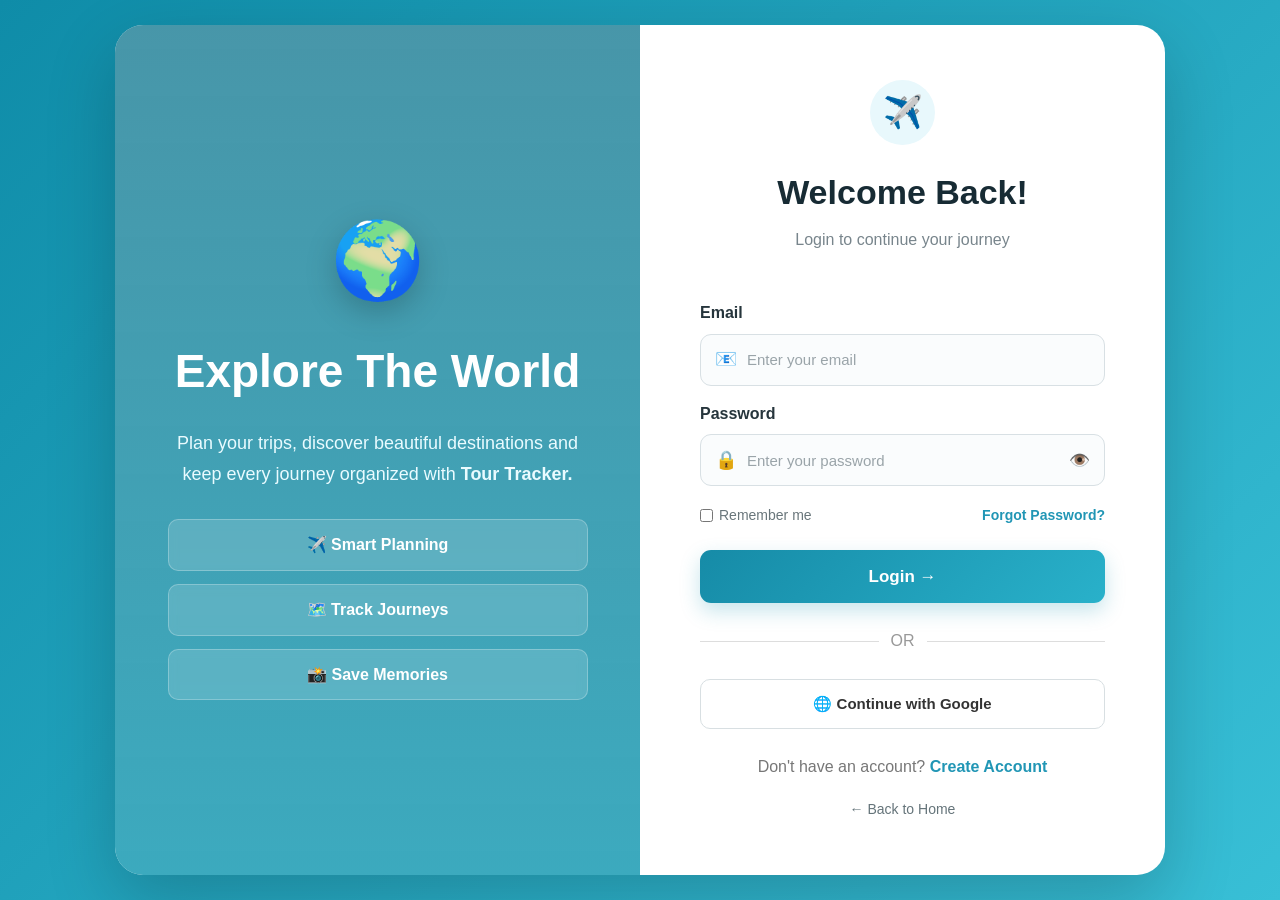
<file: home.html>
<!DOCTYPE html>
<html lang="en">

<head>
    <meta charset="UTF-8">
    <meta name="viewport" content="width=device-width, initial-scale=1.0">

    <title>Tour Tracker - Dashboard</title>

    <link rel="stylesheet" href="style.css">
</head>

<body class="dashboard-page">

<!-- ================= NAVBAR ================= -->

<nav class="dashboard-nav">

    <div class="brand">
        🌍 <span>Tour Tracker</span>
    </div>

    <div class="nav-links">
        <a href="#dashboard">Dashboard</a>
        <a href="#planner">Planner</a>
        <a href="#trips">My Trips</a>
        <a href="#journal">Journal</a>
    </div>

    <div class="nav-actions">

        <button class="theme-btn" onclick="toggleTheme()">
            🌙
        </button>

        <button class="logout-btn" onclick="logout()">
            Logout
        </button>

    </div>

</nav>


<!-- ================= HERO ================= -->

<section class="dashboard-hero" id="dashboard">

    <div class="hero-text">

        <span class="dashboard-tag">
            SMART TRAVEL DASHBOARD
        </span>

        <h1>
            Plan Better.<br>
            <span>Travel Smarter.</span>
        </h1>

        <p>
            Manage your trips, budget, packing,
            safety and travel memories — all in one place.
        </p>

        <div class="hero-buttons">

            <a href="#planner" class="primary-btn">
                🚀 Start Planning
            </a>

            <a href="#trips" class="secondary-btn">
                🗺️ View My Trips
            </a>

        </div>

    </div>


    <div class="travel-visual">

        <div class="globe-circle">
            🌍
        </div>

        <div class="floating-card card-one">
            ✈️ Trips
        </div>

        <div class="floating-card card-two">
            💰 Budget
        </div>

        <div class="floating-card card-three">
            🎒 Ready
        </div>

    </div>

</section>


<!-- ================= QUICK STATS ================= -->

<section class="stats-section">

    <div class="stat-card">

        <div class="stat-icon">🗺️</div>

        <div>
            <p>Total Trips</p>
            <h2 id="tripCount">0</h2>
        </div>

    </div>


    <div class="stat-card">

        <div class="stat-icon">💰</div>

        <div>
            <p>Total Expense</p>
            <h2 id="totalExpense">₹0</h2>
        </div>

    </div>


    <div class="stat-card">

        <div class="stat-icon">📸</div>

        <div>
            <p>Memories</p>
            <h2 id="memoryCount">0</h2>
        </div>

    </div>


    <div class="stat-card">

        <div class="stat-icon">🏆</div>

        <div>
            <p>Travel Score</p>
            <h2 id="travelScore">0</h2>
        </div>

    </div>

</section>


<!-- ================= SMART PLANNER ================= -->

<section class="dashboard-section" id="planner">

    <div class="section-heading">

        <span>SMART PLANNER</span>

        <h2>Plan Your Perfect Journey</h2>

        <p>
            Use smart tools to prepare your next adventure.
        </p>

    </div>


    <div class="smart-grid">


        <!-- DESTINATION -->

        <div class="dashboard-card">

            <div class="card-icon">
                🏝️
            </div>

            <h3>Smart Destination</h3>

            <p>
                Find a destination according to
                your budget and travel style.
            </p>


            <input
                type="number"
                id="travelBudget"
                placeholder="Budget ₹"
            >

            <input
                type="number"
                id="travelDays"
                placeholder="Number of Days"
            >


            <select id="travelType">

                <option value="">
                    Select Travel Type
                </option>

                <option value="nature">
                    🌿 Nature
                </option>

                <option value="adventure">
                    🏔️ Adventure
                </option>

                <option value="culture">
                    🏰 Culture
                </option>

                <option value="relax">
                    🌊 Relax
                </option>

            </select>


            <button onclick="recommendDestination()">
                Find Destination →
            </button>


            <div
                id="recommendationResult"
                class="result-box">
            </div>

        </div>


        <!-- BUDGET -->

        <div class="dashboard-card">

            <div class="card-icon">
                💰
            </div>

            <h3>Smart Budget Analyzer</h3>

            <p>
                Estimate your complete travel expense.
            </p>


            <input
                type="number"
                id="transportCost"
                placeholder="Transport ₹"
            >

            <input
                type="number"
                id="hotelCost"
                placeholder="Hotel ₹"
            >

            <input
                type="number"
                id="foodCost"
                placeholder="Food ₹"
            >

            <input
                type="number"
                id="activityCost"
                placeholder="Activities ₹"
            >


            <button onclick="calculateBudget()">
                Calculate Budget →
            </button>


            <div
                id="budgetResult"
                class="result-box">
            </div>

        </div>


        <!-- ADVENTURE -->

        <div class="dashboard-card adventure-card">

            <div class="card-icon">
                🎲
            </div>

            <h3>Random Adventure</h3>

            <p>
                Get a random activity idea for
                your next journey.
            </p>


            <div
                id="adventureResult"
                class="adventure-result">
                ✨ Your adventure awaits...
            </div>


            <button onclick="randomAdventure()">
                🎲 Generate Adventure
            </button>

        </div>

    </div>

</section>


<!-- ================= READINESS ================= -->

<section class="dashboard-section">

    <div class="section-heading">

        <span>TRAVEL READINESS</span>

        <h2>Are You Ready To Travel?</h2>

        <p>
            Complete your preparation checklist.
        </p>

    </div>


    <div class="readiness-grid">


        <!-- PACKING -->

        <div class="dashboard-card checklist-card">

            <div class="card-icon">
                🎒
            </div>

            <h3>Packing Checklist</h3>

            <label>
                <input
                    type="checkbox"
                    class="packing-item">
                Clothes
            </label>

            <label>
                <input
                    type="checkbox"
                    class="packing-item">
                Documents
            </label>

            <label>
                <input
                    type="checkbox"
                    class="packing-item">
                Charger
            </label>

            <label>
                <input
                    type="checkbox"
                    class="packing-item">
                Medicines
            </label>

            <label>
                <input
                    type="checkbox"
                    class="packing-item">
                Toiletries
            </label>


            <button onclick="checkPacking()">
                Check Packing
            </button>


            <div
                id="packingResult"
                class="result-box">
            </div>

        </div>


        <!-- SAFETY -->

        <div class="dashboard-card checklist-card">

            <div class="card-icon">
                🛡️
            </div>

            <h3>Safety Readiness</h3>

            <label>
                <input
                    type="checkbox"
                    class="safety-item">
                Emergency Contact
            </label>

            <label>
                <input
                    type="checkbox"
                    class="safety-item">
                ID Documents
            </label>

            <label>
                <input
                    type="checkbox"
                    class="safety-item">
                First Aid
            </label>

            <label>
                <input
                    type="checkbox"
                    class="safety-item">
                Travel Insurance
            </label>


            <button onclick="calculateSafety()">
                Check Safety
            </button>


            <div
                id="safetyResult"
                class="result-box">
            </div>

        </div>


        <!-- HEALTH -->

        <div class="dashboard-card health-card">

            <div class="card-icon">
                ❤️
            </div>

            <h3>Trip Health Monitor</h3>

            <p>
                Overall preparation based on
                packing and safety.
            </p>


            <div class="health-meter">

                <div
                    id="healthBar"
                    class="health-bar">
                </div>

            </div>


            <h2 id="healthPercentage">
                0%
            </h2>


            <button onclick="checkTripHealth()">
                Check Trip Health
            </button>

        </div>

    </div>

</section>


<!-- ================= MY TRIPS ================= -->

<section
    class="dashboard-section"
    id="trips">

    <div class="section-heading">

        <span>MY JOURNEYS</span>

        <h2>Manage Your Trips</h2>

    </div>


    <div class="trip-manager">

        <div class="dashboard-card trip-form">

            <div class="card-icon">
                ✈️
            </div>

            <h3>Add New Trip</h3>

            <input
                type="text"
                id="tripName"
                placeholder="Trip Name"
            >

            <input
                type="text"
                id="tripPlace"
                placeholder="Destination"
            >

            <input
                type="date"
                id="tripDate"
            >

            <button onclick="addTrip()">
                + Add Trip
            </button>

        </div>


        <div class="trip-list-area">

            <h3>🗺️ Your Saved Trips</h3>

            <div id="tripList">

            </div>

        </div>

    </div>

</section>


<!-- ================= TRAVEL SCORE ================= -->

<section class="dashboard-section">

    <div class="section-heading">

        <span>TRAVEL PERFORMANCE</span>

        <h2>Your Travel Score</h2>

    </div>


    <div class="score-card">

        <div class="score-circle">

            <span id="scoreNumber">
                0
            </span>

            <small>/100</small>

        </div>


        <div class="score-info">

            <h3>Smart Travel Score</h3>

            <p id="scoreMessage">
                Complete your travel preparation
                to calculate your score.
            </p>


            <button onclick="calculateTravelScore()">
                Calculate My Score
            </button>

        </div>

    </div>

</section>


<!-- ================= JOURNAL ================= -->

<section
    class="dashboard-section"
    id="journal">

    <div class="section-heading">

        <span>TRAVEL MEMORIES</span>

        <h2>My Travel Journal</h2>

        <p>
            Save special moments from your journeys.
        </p>

    </div>


    <div class="journal-layout">

        <div class="dashboard-card">

            <div class="card-icon">
                📝
            </div>

            <h3>Add Memory</h3>

            <input
                type="text"
                id="journalTitle"
                placeholder="Memory Title"
            >

            <textarea
                id="journalText"
                placeholder="Write about your journey..."
                rows="6">
            </textarea>


            <button onclick="saveJournal()">
                💾 Save Memory
            </button>

        </div>


        <div class="journal-list">

            <h3>📸 Saved Memories</h3>

            <div id="journalList">

            </div>

        </div>

    </div>

</section>


<!-- ================= EMERGENCY CARD ================= -->

<section class="dashboard-section">

    <div class="section-heading">

        <span>TRAVEL SAFETY</span>

        <h2>Emergency Travel Card</h2>

    </div>


    <div class="emergency-card">

        <div class="emergency-icon">
            🆘
        </div>

        <div class="emergency-content">

            <h3>Quick Emergency Information</h3>

            <p>
                Keep important emergency information
                ready during your journey.
            </p>


            <div class="emergency-form">

                <input
                    type="text"
                    id="emergencyName"
                    placeholder="Your Name"
                >

                <input
                    type="text"
                    id="emergencyContact"
                    placeholder="Emergency Contact"
                >

                <input
                    type="text"
                    id="emergencyBlood"
                    placeholder="Blood Group"
                >

            </div>


            <button onclick="createEmergencyCard()">
                Create Emergency Card
            </button>


            <div
                id="emergencyResult">
            </div>

        </div>

    </div>

</section>


<!-- ================= FOOTER ================= -->

<footer class="dashboard-footer">

    <div>
        🌍 <strong>Tour Tracker</strong>
    </div>

    <p>
        Smart Travel • Smart Planning • Better Journeys
    </p>

    <small>
        College Mini Project
    </small>

</footer>


<script src="script.js"></script>

</body>
</html>
</file>
<file: style.css>
/* =========================
   BASIC RESET
========================= */

* {
    margin: 0;
    padding: 0;
    box-sizing: border-box;
}

html {
    scroll-behavior: smooth;
}

body {
    font-family: Arial, Helvetica, sans-serif;
    background: #f5f7fb;
    color: #172033;
    line-height: 1.6;
}

a {
    text-decoration: none;
}

button,
input,
select,
textarea {
    font-family: inherit;
}


/* =========================
   DASHBOARD NAVBAR
========================= */

.dashboard-nav {
    height: 72px;
    background: white;
    display: flex;
    align-items: center;
    justify-content: space-between;
    padding: 0 6%;
    position: sticky;
    top: 0;
    z-index: 1000;
    box-shadow: 0 3px 20px rgba(0,0,0,0.06);
}

.brand {
    font-size: 22px;
    font-weight: 800;
    color: #1d4ed8;
}

.nav-links {
    display: flex;
    gap: 28px;
}

.nav-links a {
    color: #4b5563;
    font-weight: 600;
    font-size: 14px;
}

.nav-links a:hover {
    color: #2563eb;
}

.nav-actions {
    display: flex;
    gap: 10px;
}

.theme-btn,
.logout-btn {
    border: none;
    border-radius: 10px;
    padding: 9px 14px;
    cursor: pointer;
    font-weight: 600;
}

.theme-btn {
    background: #eef4ff;
}

.logout-btn {
    background: #2563eb;
    color: white;
}


/* =========================
   HERO
========================= */

.dashboard-hero {
    min-height: 500px;
    padding: 80px 8%;
    display: flex;
    align-items: center;
    justify-content: space-between;
    gap: 50px;
    background:
        linear-gradient(135deg, #eef5ff, #ffffff);
}

.hero-text {
    max-width: 600px;
}

.dashboard-tag {
    color: #2563eb;
    font-size: 13px;
    font-weight: 800;
    letter-spacing: 2px;
}

.hero-text h1 {
    font-size: 58px;
    line-height: 1.08;
    margin: 18px 0;
}

.hero-text h1 span {
    color: #2563eb;
}

.hero-text p {
    color: #64748b;
    font-size: 17px;
    max-width: 540px;
}

.hero-buttons {
    display: flex;
    gap: 15px;
    margin-top: 30px;
}

.primary-btn,
.secondary-btn {
    padding: 13px 22px;
    border-radius: 12px;
    font-weight: 700;
    display: inline-block;
}

.primary-btn {
    background: #2563eb;
    color: white;
}

.secondary-btn {
    background: white;
    color: #2563eb;
    border: 1px solid #dbe4f0;
}


/* =========================
   TRAVEL VISUAL
========================= */

.travel-visual {
    width: 400px;
    height: 360px;
    position: relative;
    display: flex;
    align-items: center;
    justify-content: center;
}

.globe-circle {
    width: 230px;
    height: 230px;
    border-radius: 50%;
    background: #2563eb;
    display: flex;
    align-items: center;
    justify-content: center;
    font-size: 105px;
    box-shadow: 0 25px 60px rgba(37,99,235,0.25);
}

.floating-card {
    position: absolute;
    background: white;
    padding: 13px 18px;
    border-radius: 14px;
    box-shadow: 0 12px 35px rgba(0,0,0,0.12);
    font-weight: 700;
}

.card-one {
    top: 35px;
    right: 20px;
}

.card-two {
    bottom: 45px;
    left: 15px;
}

.card-three {
    bottom: 5px;
    right: 40px;
}


/* =========================
   STATISTICS
========================= */

.stats-section {
    padding: 35px 8%;
    display: grid;
    grid-template-columns: repeat(4, 1fr);
    gap: 20px;
    background: white;
}

.stat-card {
    background: #f8fafc;
    border: 1px solid #e5eaf2;
    padding: 22px;
    border-radius: 18px;
    display: flex;
    align-items: center;
    gap: 16px;
    transition: 0.3s;
}

.stat-card:hover {
    transform: translateY(-4px);
    box-shadow: 0 12px 30px rgba(0,0,0,0.08);
}

.stat-icon {
    width: 50px;
    height: 50px;
    border-radius: 14px;
    background: #eaf2ff;
    display: flex;
    align-items: center;
    justify-content: center;
    font-size: 25px;
}

.stat-card p {
    color: #64748b;
    font-size: 13px;
}

.stat-card h2 {
    color: #172033;
}


/* =========================
   SECTIONS
========================= */

.dashboard-section {
    padding: 75px 8%;
}

.section-heading {
    text-align: center;
    margin-bottom: 40px;
}

.section-heading span {
    color: #2563eb;
    font-size: 12px;
    font-weight: 800;
    letter-spacing: 2px;
}

.section-heading h2 {
    font-size: 34px;
    margin: 8px 0;
}

.section-heading p {
    color: #64748b;
}


/* =========================
   SMART CARDS
========================= */

.smart-grid {
    display: grid;
    grid-template-columns: repeat(3, 1fr);
    gap: 25px;
}

.dashboard-card {
    background: white;
    border: 1px solid #e5eaf2;
    border-radius: 20px;
    padding: 28px;
    box-shadow: 0 10px 30px rgba(0,0,0,0.04);
    transition: 0.3s;
}

.dashboard-card:hover {
    transform: translateY(-5px);
    box-shadow: 0 18px 40px rgba(0,0,0,0.08);
}

.card-icon {
    width: 55px;
    height: 55px;
    border-radius: 16px;
    background: #eaf2ff;
    display: flex;
    align-items: center;
    justify-content: center;
    font-size: 27px;
    margin-bottom: 18px;
}

.dashboard-card h3 {
    font-size: 21px;
    margin-bottom: 8px;
}

.dashboard-card p {
    color: #64748b;
    font-size: 14px;
    margin-bottom: 18px;
}


/* =========================
   INPUTS
========================= */

.dashboard-card input,
.dashboard-card select,
.dashboard-card textarea,
.emergency-card input {
    width: 100%;
    padding: 12px 14px;
    border: 1px solid #dce3ed;
    border-radius: 10px;
    margin-bottom: 12px;
    outline: none;
    background: white;
}

.dashboard-card input:focus,
.dashboard-card select:focus,
.dashboard-card textarea:focus,
.emergency-card input:focus {
    border-color: #2563eb;
}


/* =========================
   BUTTONS
========================= */

.dashboard-card button,
.emergency-card button,
.score-card button {
    width: 100%;
    border: none;
    padding: 12px;
    border-radius: 10px;
    background: #2563eb;
    color: white;
    font-weight: 700;
    cursor: pointer;
    margin-top: 5px;
}

.dashboard-card button:hover,
.emergency-card button:hover,
.score-card button:hover {
    background: #1d4ed8;
}


/* =========================
   RESULT
========================= */

.result-box {
    margin-top: 15px;
    padding: 13px;
    border-radius: 10px;
    background: #eff6ff;
    color: #1e40af;
    font-size: 14px;
}

.adventure-result {
    min-height: 90px;
    display: flex;
    align-items: center;
    justify-content: center;
    text-align: center;
    background: #f8fafc;
    border-radius: 14px;
    margin: 20px 0;
    padding: 15px;
}


/* =========================
   READINESS
========================= */

.readiness-grid {
    display: grid;
    grid-template-columns: repeat(3, 1fr);
    gap: 25px;
}

.checklist-card label {
    display: block;
    padding: 9px 0;
    color: #475569;
    font-size: 14px;
}

.checklist-card label input {
    width: auto;
    margin-right: 8px;
}


/* =========================
   HEALTH METER
========================= */

.health-meter {
    width: 100%;
    height: 14px;
    background: #e5e7eb;
    border-radius: 20px;
    overflow: hidden;
    margin: 30px 0 10px;
}

.health-bar {
    width: 0%;
    height: 100%;
    background: #22c55e;
    border-radius: 20px;
    transition: width 0.5s;
}

.health-card > h2 {
    text-align: center;
    margin-bottom: 15px;
    color: #2563eb;
}


/* =========================
   TRIPS
========================= */

.trip-manager {
    display: grid;
    grid-template-columns: 320px 1fr;
    gap: 30px;
}

.trip-list-area {
    background: #eef5ff;
    padding: 25px;
    border-radius: 20px;
}

.trip-list-area h3 {
    margin-bottom: 20px;
}

.trip-card {
    background: white;
    padding: 20px;
    border-radius: 15px;
    margin-bottom: 15px;
    border: 1px solid #e1e8f2;
}

.trip-card h3 {
    color: #2563eb;
}

.trip-card p {
    color: #64748b;
    margin: 4px 0;
}

.trip-card button {
    margin-top: 10px;
    border: none;
    background: #fee2e2;
    color: #dc2626;
    padding: 8px 12px;
    border-radius: 8px;
    cursor: pointer;
}


/* =========================
   SCORE
========================= */

.score-card {
    max-width: 800px;
    margin: auto;
    background: white;
    padding: 40px;
    border-radius: 25px;
    display: flex;
    align-items: center;
    justify-content: center;
    gap: 50px;
    box-shadow: 0 15px 40px rgba(0,0,0,0.06);
}

.score-circle {
    width: 180px;
    height: 180px;
    border-radius: 50%;
    background: #2563eb;
    color: white;
    display: flex;
    flex-direction: column;
    align-items: center;
    justify-content: center;
    flex-shrink: 0;
}

.score-circle span {
    font-size: 55px;
    font-weight: 800;
}

.score-circle small {
    font-size: 15px;
}

.score-info {
    flex: 1;
}

.score-info h3 {
    font-size: 25px;
}

.score-info p {
    color: #64748b;
    margin: 10px 0 20px;
}


/* =========================
   JOURNAL
========================= */

.journal-layout {
    display: grid;
    grid-template-columns: 350px 1fr;
    gap: 30px;
}

.journal-list {
    background: #f1f5f9;
    padding: 25px;
    border-radius: 20px;
}

.journal-entry {
    background: white;
    padding: 20px;
    border-radius: 14px;
    margin-bottom: 15px;
    border-left: 4px solid #2563eb;
}

.journal-entry h3 {
    color: #2563eb;
}

.journal-entry p {
    color: #475569;
    margin: 8px 0;
}


/* =========================
   EMERGENCY
========================= */

.emergency-card {
    max-width: 900px;
    margin: auto;
    background: #fff7ed;
    border: 1px solid #fed7aa;
    padding: 35px;
    border-radius: 22px;
    display: flex;
    gap: 30px;
}

.emergency-icon {
    font-size: 60px;
}

.emergency-content {
    flex: 1;
}

.emergency-content h3 {
    font-size: 25px;
}

.emergency-content p {
    color: #78716c;
}

.emergency-form {
    display: grid;
    grid-template-columns: repeat(3, 1fr);
    gap: 12px;
    margin-top: 20px;
}

.emergency-result {
    margin-top: 20px;
    padding: 20px;
    background: white;
    border-radius: 14px;
}


/* =========================
   FOOTER
========================= */

.dashboard-footer {
    text-align: center;
    padding: 40px 20px;
    background: #172033;
    color: white;
}

.dashboard-footer p {
    color: #cbd5e1;
    margin: 8px 0;
}

.dashboard-footer small {
    color: #94a3b8;
}


/* =========================
   DARK MODE
========================= */

.dark-mode {
    background: #0f172a;
    color: #e5e7eb;
}

.dark-mode .dashboard-nav,
.dark-mode .stat-card,
.dark-mode .dashboard-card,
.dark-mode .score-card,
.dark-mode .journal-entry {
    background: #1e293b;
    border-color: #334155;
}

.dark-mode .dashboard-hero {
    background: linear-gradient(135deg, #111827, #1e293b);
}

.dark-mode .stats-section {
    background: #0f172a;
}

.dark-mode .nav-links a,
.dark-mode .dashboard-card p,
.dark-mode .stat-card p,
.dark-mode .trip-card p,
.dark-mode .section-heading p,
.dark-mode .score-info p {
    color: #94a3b8;
}

.dark-mode .dashboard-card input,
.dark-mode .dashboard-card select,
.dark-mode .dashboard-card textarea,
.dark-mode .emergency-card input {
    background: #0f172a;
    color: white;
    border-color: #475569;
}

.dark-mode .adventure-result,
.dark-mode .trip-list-area,
.dark-mode .journal-list {
    background: #111827;
}

.dark-mode .trip-card {
    background: #1e293b;
    border-color: #334155;
}

.dark-mode .floating-card {
    background: #1e293b;
    color: white;
}

.dark-mode .secondary-btn {
    background: #1e293b;
    border-color: #475569;
}


/* =========================
   RESPONSIVE
========================= */

@media (max-width: 900px) {

    .nav-links {
        display: none;
    }

    .dashboard-hero {
        flex-direction: column;
        text-align: center;
    }

    .hero-text p {
        margin: auto;
    }

    .hero-buttons {
        justify-content: center;
    }

    .stats-section {
        grid-template-columns: repeat(2, 1fr);
    }

    .smart-grid,
    .readiness-grid {
        grid-template-columns: 1fr;
    }

    .trip-manager,
    .journal-layout {
        grid-template-columns: 1fr;
    }

    .emergency-form {
        grid-template-columns: 1fr;
    }

    .emergency-card {
        flex-direction: column;
    }
}


@media (max-width: 600px) {

    .dashboard-nav {
        padding: 0 20px;
    }

    .brand span {
        font-size: 18px;
    }

    .dashboard-hero {
        padding: 60px 20px;
    }

    .hero-text h1 {
        font-size: 40px;
    }

    .travel-visual {
        width: 100%;
        transform: scale(0.8);
    }

    .stats-section {
        grid-template-columns: 1fr;
        padding: 25px 20px;
    }

    .dashboard-section {
        padding: 55px 20px;
    }

    .section-heading h2 {
        font-size: 28px;
    }

    .score-card {
        flex-direction: column;
        text-align: center;
        padding: 30px 20px;
    }

    .hero-buttons {
        flex-direction: column;
    }

    .primary-btn,
    .secondary-btn {
        text-align: center;
    }
}
/* =========================
   LOGIN PAGE
========================= */

.navbar {
    height: 70px;
    padding: 0 7%;
    display: flex;
    align-items: center;
    justify-content: space-between;
    background: white;
    box-shadow: 0 3px 15px rgba(0,0,0,0.06);
}

.navbar h2 {
    color: #2563eb;
}

.navbar a {
    color: #2563eb;
    font-weight: 700;
}


/* LOGIN SECTION */

.login-section {
    min-height: calc(100vh - 70px);
    display: flex;
    align-items: center;
    justify-content: center;
    padding: 40px 20px;

    background:
        linear-gradient(135deg, #eef5ff, #ffffff);
}


/* LOGIN CARD */

.login-card {
    width: 390px;
    background: white;
    padding: 42px;
    border-radius: 24px;

    text-align: center;

    box-shadow:
        0 20px 60px rgba(37,99,235,0.12);
}


.login-icon {
    width: 75px;
    height: 75px;

    margin: 0 auto 20px;

    border-radius: 50%;

    background: #eaf2ff;

    display: flex;
    align-items: center;
    justify-content: center;

    font-size: 35px;
}


.login-card h1 {
    font-size: 30px;
    margin-bottom: 8px;
}


.login-card > p {
    color: #64748b;
    margin-bottom: 28px;
}


/* LOGIN INPUTS */

.login-card input {
    width: 100%;

    padding: 14px;

    margin-bottom: 15px;

    border: 1px solid #dce3ed;

    border-radius: 11px;

    outline: none;

    font-size: 14px;
}


.login-card input:focus {
    border-color: #2563eb;
}


/* LOGIN BUTTON */

.login-card button {
    width: 100%;

    padding: 14px;

    border: none;

    border-radius: 11px;

    background: #2563eb;

    color: white;

    font-size: 15px;

    font-weight: 700;

    cursor: pointer;
}


.login-card button:hover {
    background: #1d4ed8;
}


.back-link {
    display: inline-block;

    margin-top: 22px;

    color: #64748b;

    font-size: 14px;
}


.back-link:hover {
    color: #2563eb;
}


/* LOGIN MOBILE */

@media (max-width: 500px) {

    .login-card {
        width: 100%;
        padding: 30px 22px;
    }

}
/* =====================================================
   NEW TOUR TRACKER LANDING PAGE
===================================================== */

.landing-page {
    background: #f8fafc;
    color: #172033;
}


/* ================= NAVBAR ================= */

.landing-nav {
    height: 74px;
    padding: 0 7%;

    display: flex;
    align-items: center;
    justify-content: space-between;

    background: rgba(255,255,255,0.96);

    position: sticky;
    top: 0;
    z-index: 1000;

    box-shadow: 0 3px 20px rgba(0,0,0,0.05);
}

.landing-logo {
    font-size: 22px;
    font-weight: 800;
    color: #2563eb;
}

.landing-links {
    display: flex;
    align-items: center;
    gap: 30px;
}

.landing-links a {
    color: #475569;
    font-weight: 600;
}

.landing-links a:hover {
    color: #2563eb;
}

.nav-login {
    background: #2563eb;
    color: white !important;
    padding: 9px 20px;
    border-radius: 10px;
}


/* ================= HERO ================= */

.landing-hero {
    min-height: 650px;

    padding: 80px 8%;

    display: flex;
    align-items: center;
    justify-content: space-between;

    gap: 60px;

    background:
        radial-gradient(circle at 85% 20%,
        #dbeafe 0,
        transparent 30%),
        linear-gradient(135deg,#f8fbff,#eef5ff);
}

.landing-content {
    max-width: 620px;
}

.landing-tag {
    color: #2563eb;
    font-size: 12px;
    font-weight: 800;
    letter-spacing: 2px;
}

.landing-content h1 {
    font-size: 64px;
    line-height: 1.05;

    margin: 20px 0;
}

.landing-content h1 span {
    color: #2563eb;
}

.landing-content > p {
    color: #64748b;
    font-size: 18px;
    max-width: 560px;
}


/* ================= BUTTONS ================= */

.landing-buttons {
    display: flex;
    gap: 15px;
    margin-top: 32px;
}

.start-btn,
.explore-btn {
    padding: 14px 23px;
    border-radius: 12px;
    font-weight: 700;
}

.start-btn {
    background: #2563eb;
    color: white;
    box-shadow: 0 10px 25px rgba(37,99,235,0.25);
}

.start-btn:hover {
    background: #1d4ed8;
}

.explore-btn {
    background: white;
    color: #2563eb;
    border: 1px solid #dbe4f0;
}


/* ================= TRAVEL VISUAL ================= */

.landing-visual {
    width: 450px;
    height: 400px;

    display: flex;
    align-items: center;
    justify-content: center;
}

.travel-orbit {
    width: 330px;
    height: 330px;

    border: 2px dashed #bfdbfe;
    border-radius: 50%;

    position: relative;

    display: flex;
    align-items: center;
    justify-content: center;
}

.landing-globe {
    width: 190px;
    height: 190px;

    border-radius: 50%;

    background: #2563eb;

    display: flex;
    align-items: center;
    justify-content: center;

    font-size: 85px;

    box-shadow:
        0 25px 60px rgba(37,99,235,0.3);
}

.orbit-card {
    position: absolute;

    background: white;

    padding: 13px 18px;

    border-radius: 13px;

    font-weight: 700;

    box-shadow:
        0 12px 30px rgba(0,0,0,0.12);

    white-space: nowrap;
}

.orbit-one {
    top: 10px;
    right: -30px;
}

.orbit-two {
    bottom: 25px;
    left: -45px;
}

.orbit-three {
    bottom: -10px;
    right: 35px;
}


/* ================= INTRO ================= */

.landing-intro {
    text-align: center;
    padding: 85px 20px 45px;
}

.landing-intro span {
    color: #2563eb;
    font-size: 12px;
    font-weight: 800;
    letter-spacing: 2px;
}

.landing-intro h2 {
    font-size: 38px;
    margin: 10px 0;
}

.landing-intro p {
    color: #64748b;
    max-width: 600px;
    margin: auto;
}


/* ================= FEATURES ================= */

.landing-features {
    padding: 25px 8% 85px;

    display: grid;
    grid-template-columns: repeat(4,1fr);

    gap: 22px;
}

.landing-feature-card {
    background: white;

    padding: 30px 25px;

    border: 1px solid #e5eaf2;

    border-radius: 20px;

    transition: 0.3s;
}

.landing-feature-card:hover {
    transform: translateY(-7px);

    box-shadow:
        0 18px 40px rgba(0,0,0,0.08);
}

.feature-icon {
    width: 58px;
    height: 58px;

    border-radius: 16px;

    background: #eaf2ff;

    display: flex;
    align-items: center;
    justify-content: center;

    font-size: 28px;

    margin-bottom: 18px;
}

.landing-feature-card h3 {
    margin-bottom: 8px;
}

.landing-feature-card p {
    color: #64748b;
    font-size: 14px;
}


/* ================= HOW IT WORKS ================= */

.how-section {
    background: white;
    padding-bottom: 85px;
}

.steps-container {
    max-width: 1000px;

    margin: auto;

    display: grid;
    grid-template-columns: repeat(3,1fr);

    gap: 25px;

    padding: 0 25px;
}

.step {
    text-align: center;
    padding: 25px;
}

.step-number {
    width: 60px;
    height: 60px;

    margin: auto;

    border-radius: 50%;

    background: #2563eb;
    color: white;

    display: flex;
    align-items: center;
    justify-content: center;

    font-weight: 800;

    margin-bottom: 18px;
}

.step p {
    color: #64748b;
    font-size: 14px;
}


/* ================= CTA ================= */

.landing-cta {
    padding: 90px 20px;

    text-align: center;

    background:
        linear-gradient(135deg,#1d4ed8,#2563eb);
    
    color: white;
}

.landing-cta span {
    font-size: 12px;
    font-weight: 800;
    letter-spacing: 2px;
}

.landing-cta h2 {
    font-size: 42px;
    margin: 12px 0;
}

.landing-cta p {
    color: #dbeafe;
    margin-bottom: 25px;
}

.cta-button {
    display: inline-block;

    background: white;
    color: #2563eb;

    padding: 14px 25px;

    border-radius: 12px;

    font-weight: 800;
}


/* ================= FOOTER ================= */

.landing-footer {
    text-align: center;

    padding: 40px 20px;

    background: #172033;

    color: white;
}

.landing-footer p {
    color: #cbd5e1;
    margin: 8px 0;
}

.landing-footer small {
    color: #94a3b8;
}


/* ================= MOBILE ================= */

@media (max-width: 900px) {

    .landing-hero {
        flex-direction: column;
        text-align: center;
    }

    .landing-content > p {
        margin: auto;
    }

    .landing-buttons {
        justify-content: center;
    }

    .landing-features {
        grid-template-columns: repeat(2,1fr);
    }

    .landing-visual {
        transform: scale(0.85);
    }
}


@media (max-width: 600px) {

    .landing-nav {
        padding: 0 20px;
    }

    .landing-links a:not(.nav-login) {
        display: none;
    }

    .landing-content h1 {
        font-size: 43px;
    }

    .landing-hero {
        padding: 60px 20px;
    }

    .landing-buttons {
        flex-direction: column;
    }

    .landing-features {
        grid-template-columns: 1fr;
        padding-left: 20px;
        padding-right: 20px;
    }

    .steps-container {
        grid-template-columns: 1fr;
    }

    .landing-visual {
        width: 100%;
        transform: scale(0.7);
    }

    .landing-cta h2 {
        font-size: 32px;
    }
}
/* =========================================
   TOUR TRACKER HOME PAGE
   ========================================= */

.tour-home {
    margin: 0;
    padding: 0;
    font-family: Arial, Helvetica, sans-serif;
    background: #f4f9fc;
    color: #222;
}


/* NAVBAR */

.tour-navbar {
    height: 75px;
    padding: 0 7%;
    background: white;

    display: flex;
    align-items: center;
    justify-content: space-between;

    box-shadow: 0 2px 12px rgba(0,0,0,0.08);

    position: sticky;
    top: 0;
    z-index: 1000;
}

.tour-logo {
    font-size: 27px;
    font-weight: 800;
    color: #2196b5;

    display: flex;
    align-items: center;
    gap: 8px;
}

.tour-nav-links {
    display: flex;
    align-items: center;
    gap: 30px;
}

.tour-nav-links a {
    text-decoration: none;
    color: #444;
    font-weight: 600;
}

.tour-nav-links a:hover {
    color: #2196b5;
}

.tour-nav-links .login-btn {
    background: #2196b5;
    color: white;

    padding: 11px 22px;
    border-radius: 8px;
}


/* HERO */

.tour-hero {
    height: 620px;

    position: relative;

    background-image:
        url("https://images.unsplash.com/photo-1507525428034-b723cf961d3e?auto=format&fit=crop&w=1600&q=80");

    background-size: cover;
    background-position: center;

    display: flex;
    align-items: center;
}

.hero-overlay {
    position: absolute;
    inset: 0;

    background: rgba(0, 0, 0, 0.48);
}

.hero-content {
    position: relative;
    z-index: 2;

    max-width: 650px;

    margin-left: 7%;

    color: white;
}

.hero-logo {
    font-size: 65px;
    margin-bottom: 5px;
}

.hero-content h1 {
    font-size: 62px;
    margin: 0 0 25px;

    font-weight: 800;
}

.hero-content p {
    font-size: 22px;
    line-height: 1.6;

    margin-bottom: 35px;
}

.explore-btn {
    display: inline-block;

    background: #2196b5;
    color: white;

    padding: 17px 35px;

    border-radius: 10px;

    text-decoration: none;

    font-size: 18px;
    font-weight: 700;

    box-shadow: 0 8px 25px rgba(0,0,0,0.2);
}

.explore-btn:hover {
    background: #147f9b;
}


/* DESTINATIONS */

.destinations-section {
    padding: 80px 7%;
}

.section-heading {
    text-align: center;
    margin-bottom: 45px;
}

.section-heading h2 {
    font-size: 48px;
    margin-bottom: 12px;
}

.section-heading p {
    color: #777;
    font-size: 20px;
}


/* DESTINATION GRID */

.destination-grid {
    display: grid;

    grid-template-columns: repeat(2, 1fr);

    gap: 30px;

    max-width: 1100px;

    margin: auto;
}


/* CARD */

.destination-card {
    background: white;

    border-radius: 20px;

    overflow: hidden;

    box-shadow: 0 12px 30px rgba(0,0,0,0.10);

    transition: 0.3s;
}

.destination-card:hover {
    transform: translateY(-8px);

    box-shadow: 0 18px 40px rgba(0,0,0,0.16);
}

.destination-card img {
    width: 100%;
    height: 270px;

    object-fit: cover;

    display: block;
}

.destination-info {
    padding: 25px 30px 30px;
}

.destination-info h3 {
    color: #2196b5;

    font-size: 28px;

    margin-bottom: 12px;
}

.destination-info p {
    color: #666;

    font-size: 18px;

    line-height: 1.6;

    margin: 0;
}


/* CTA */

.tour-cta {
    padding: 80px 20px;

    text-align: center;

    background: linear-gradient(
        135deg,
        #168ca8,
        #35b8d2
    );

    color: white;
}

.tour-cta h2 {
    font-size: 40px;

    margin-bottom: 12px;
}

.tour-cta p {
    font-size: 19px;

    margin-bottom: 30px;
}

.tour-cta a {
    display: inline-block;

    background: white;

    color: #168ca8;

    padding: 15px 30px;

    border-radius: 10px;

    text-decoration: none;

    font-weight: 700;
}


/* FOOTER */

.tour-footer {
    background: #203744;

    color: white;

    text-align: center;

    padding: 40px 20px;
}

.tour-footer h3 {
    font-size: 24px;
    margin-bottom: 8px;
}

.tour-footer p {
    color: #d5e0e5;
}

.tour-footer small {
    color: #aebdc4;
}


/* MOBILE DESIGN */

@media (max-width: 700px) {

    .tour-navbar {
        height: 70px;
        padding: 0 20px;
    }

    .tour-logo {
        font-size: 22px;
    }

    .tour-nav-links {
        gap: 10px;
    }

    .tour-nav-links a:not(.login-btn) {
        display: none;
    }

    .tour-nav-links .login-btn {
        padding: 9px 17px;
    }


    .tour-hero {
        height: 620px;
    }

    .hero-content {
        margin: 0 25px;
    }

    .hero-logo {
        font-size: 50px;
    }

    .hero-content h1 {
        font-size: 42px;
        line-height: 1.1;
    }

    .hero-content p {
        font-size: 18px;
        line-height: 1.6;
    }

    .explore-btn {
        padding: 15px 28px;
    }


    .destinations-section {
        padding: 60px 20px;
    }

    .section-heading h2 {
        font-size: 38px;
    }

    .section-heading p {
        font-size: 17px;
    }


    .destination-grid {
        grid-template-columns: 1fr;
    }

    .destination-card img {
        height: 260px;
    }

    .destination-info h3 {
        font-size: 25px;
    }

    .destination-info p {
        font-size: 17px;
    }


    .tour-cta h2 {
        font-size: 30px;
    }

}
/* ==========================================
   ATTRACTIVE TOUR TRACKER LOGIN PAGE
   ========================================== */

.login-page {
    margin: 0;
    padding: 0;

    font-family: Arial, Helvetica, sans-serif;

    min-height: 100vh;

    background:
        linear-gradient(
            135deg,
            #0f8ca8,
            #38bfd6
        );

    display: flex;
    align-items: center;
    justify-content: center;
}


/* MAIN LOGIN WRAPPER */

.login-wrapper {

    width: 1050px;
    min-height: 650px;

    background: white;

    border-radius: 28px;

    overflow: hidden;

    display: grid;

    grid-template-columns: 1fr 1fr;

    box-shadow:
        0 25px 70px rgba(0,0,0,0.20);
}


/* LEFT WELCOME SECTION */

.login-welcome {

    position: relative;

    background:
        linear-gradient(
            rgba(10,115,140,0.75),
            rgba(17,151,176,0.82)
        ),
        url("https://images.unsplash.com/photo-1507525428034-b723cf961d3e?auto=format&fit=crop&w=1200&q=80");

    background-size: cover;

    background-position: center;

    display: flex;

    align-items: center;

    justify-content: center;

    padding: 50px;
}


.welcome-content {

    color: white;

    text-align: center;

    max-width: 420px;
}


.big-globe {

    font-size: 75px;

    margin-bottom: 15px;

    filter:
        drop-shadow(
            0 10px 15px rgba(0,0,0,0.20)
        );
}


.welcome-content h1 {

    font-size: 46px;

    margin: 10px 0 20px;

    font-weight: 800;
}


.welcome-content p {

    font-size: 18px;

    line-height: 1.7;

    color: #e9fbff;
}


.travel-points {

    display: flex;

    flex-direction: column;

    gap: 13px;

    margin-top: 30px;
}


.travel-points span {

    background:
        rgba(255,255,255,0.15);

    border:
        1px solid rgba(255,255,255,0.25);

    padding: 12px;

    border-radius: 10px;

    backdrop-filter: blur(5px);

    font-weight: 600;
}


/* RIGHT LOGIN BOX */

.login-box {

    padding: 55px 60px;

    display: flex;

    flex-direction: column;

    justify-content: center;
}


.login-icon {

    width: 65px;

    height: 65px;

    border-radius: 50%;

    background: #e8f8fc;

    display: flex;

    align-items: center;

    justify-content: center;

    font-size: 32px;

    margin: 0 auto 15px;
}


.login-box h2 {

    text-align: center;

    font-size: 34px;

    margin: 5px 0 8px;

    color: #172b34;
}


.login-subtitle {

    text-align: center;

    color: #78858c;

    margin-bottom: 32px;
}


/* LABEL */

.login-box form > label {

    display: block;

    font-weight: 700;

    color: #26353c;

    margin-bottom: 8px;

    margin-top: 15px;
}


/* INPUT */

.input-box {

    height: 52px;

    border: 1px solid #d8e0e4;

    border-radius: 11px;

    display: flex;

    align-items: center;

    padding: 0 14px;

    transition: 0.25s;

    background: #fafcfd;
}


.input-box:focus-within {

    border-color: #2196b5;

    box-shadow:
        0 0 0 3px rgba(33,150,181,0.12);

    background: white;
}


.input-box span {

    font-size: 18px;

    margin-right: 10px;
}


.input-box input {

    flex: 1;

    border: none;

    outline: none;

    background: transparent;

    font-size: 15px;

    color: #333;
}


.input-box input::placeholder {

    color: #9aa4a9;
}


.show-password {

    border: none;

    background: transparent;

    cursor: pointer;

    font-size: 17px;
}


/* LOGIN OPTIONS */

.login-options {

    display: flex;

    align-items: center;

    justify-content: space-between;

    margin: 18px 0 24px;

    font-size: 14px;
}


.remember {

    color: #69767b;

    display: flex;

    align-items: center;

    gap: 6px;
}


.login-options a {

    color: #2196b5;

    text-decoration: none;

    font-weight: 600;
}


/* LOGIN BUTTON */

.login-submit {

    width: 100%;

    height: 53px;

    border: none;

    border-radius: 11px;

    background:
        linear-gradient(
            135deg,
            #168ba7,
            #29b1ca
        );

    color: white;

    font-size: 17px;

    font-weight: 700;

    cursor: pointer;

    transition: 0.25s;

    box-shadow:
        0 8px 20px rgba(33,150,181,0.25);
}


.login-submit:hover {

    transform: translateY(-2px);

    box-shadow:
        0 12px 25px rgba(33,150,181,0.30);
}


/* OR */

.or-line {

    display: flex;

    align-items: center;

    gap: 12px;

    color: #999;

    margin: 25px 0;
}


.or-line span {

    height: 1px;

    background: #ddd;

    flex: 1;
}


/* GOOGLE */

.google-btn {

    width: 100%;

    height: 50px;

    background: white;

    border: 1px solid #d8dfe2;

    border-radius: 10px;

    font-size: 15px;

    font-weight: 600;

    cursor: pointer;

    color: #333;
}


.google-btn:hover {

    background: #f6fafb;
}


/* CREATE ACCOUNT */

.create-account {

    text-align: center;

    color: #777;

    margin-top: 25px;
}


.create-account a {

    color: #2196b5;

    font-weight: 700;

    text-decoration: none;
}


/* BACK HOME */

.back-home {

    text-align: center;

    margin-top: 18px;

    color: #65747a;

    text-decoration: none;

    font-size: 14px;
}


.back-home:hover {

    color: #2196b5;
}


/* ==========================================
   MOBILE
   ========================================== */

@media (max-width: 800px) {

    .login-page {

        padding: 20px;

    }

    .login-wrapper {

        width: 100%;

        min-height: auto;

        grid-template-columns: 1fr;

        border-radius: 22px;

    }

    .login-welcome {

        min-height: 300px;

        padding: 35px 25px;

    }

    .big-globe {

        font-size: 55px;

    }

    .welcome-content h1 {

        font-size: 34px;

    }

    .welcome-content p {

        font-size: 15px;

    }

    .travel-points {

        display: none;

    }

    .login-box {

        padding: 40px 28px;

    }

    .login-box h2 {

        font-size: 29px;

    }
}


/* SMALL MOBILE */

@media (max-width: 450px) {

    .login-page {

        padding: 0;

    }

    .login-wrapper {

        min-height: 100vh;

        border-radius: 0;

    }

    .login-welcome {

        min-height: 250px;

    }

    .login-box {

        padding: 35px 22px;

    }

}
</file>
